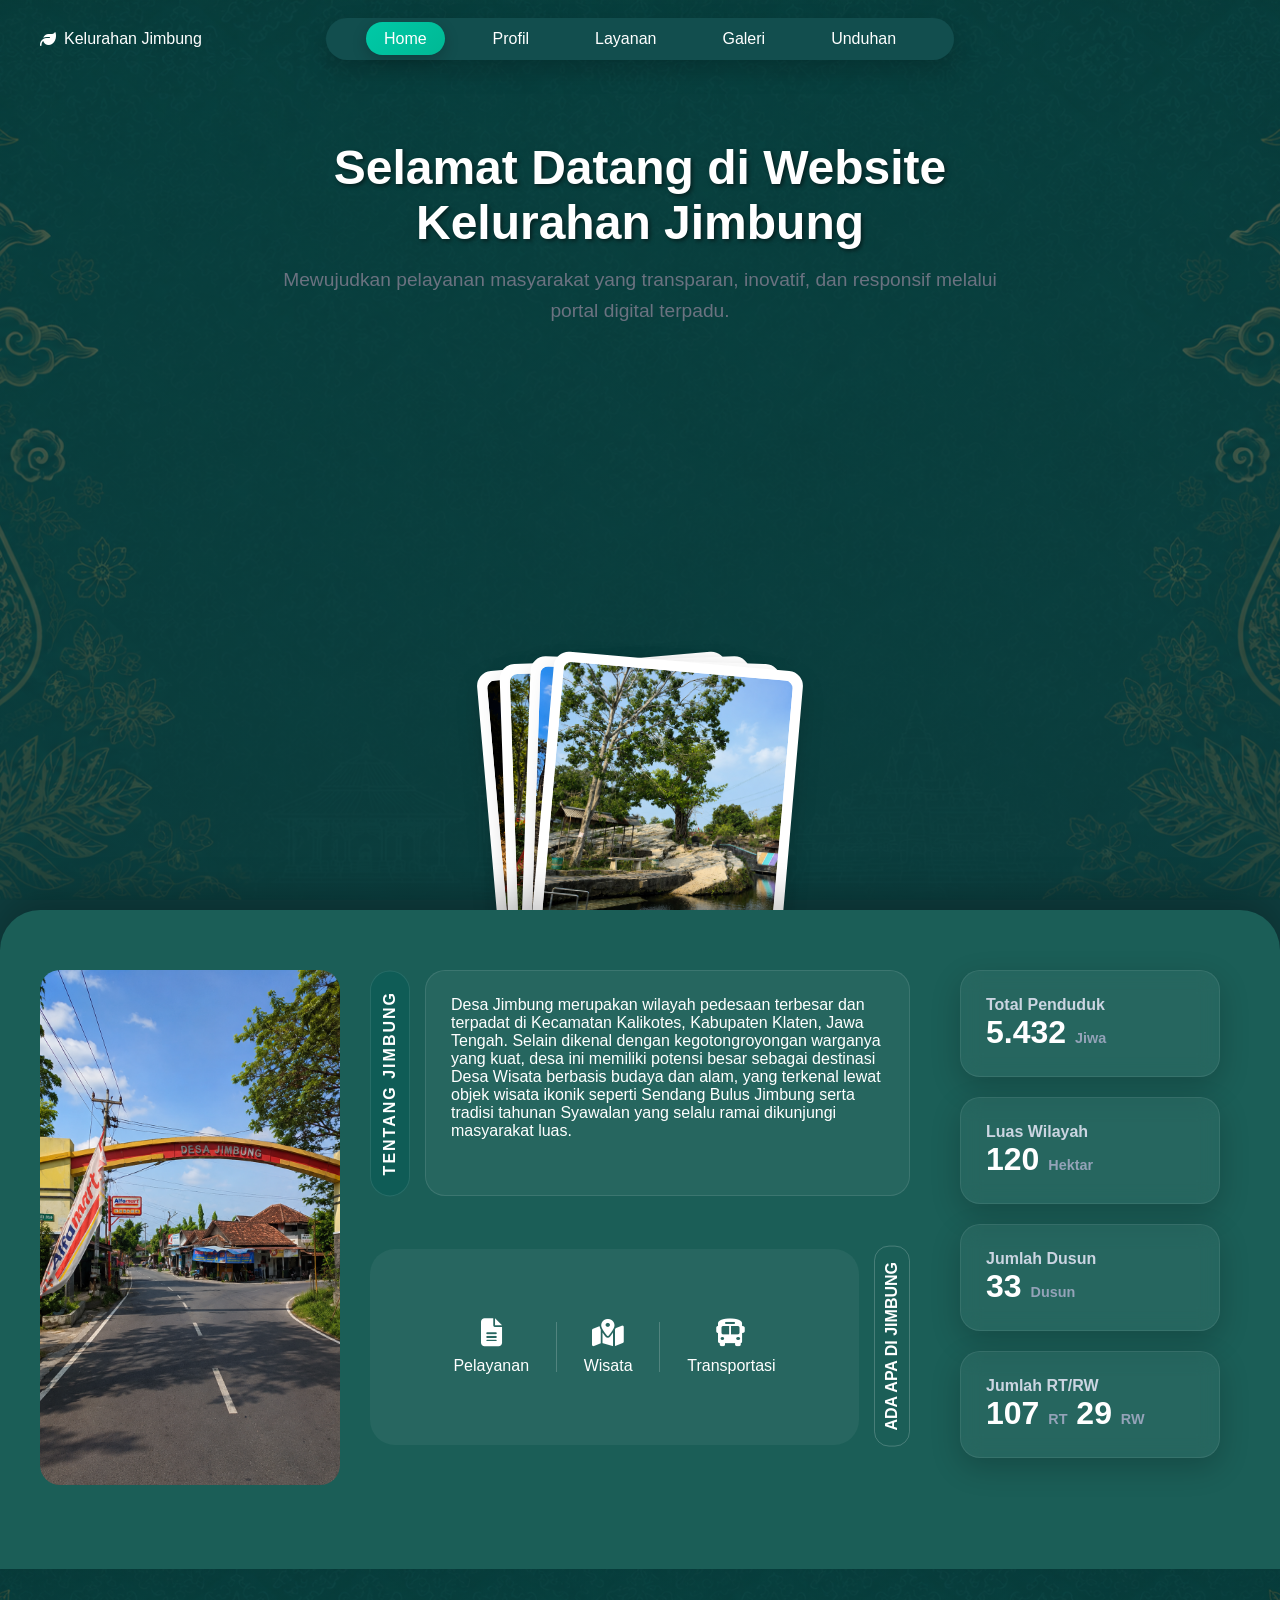
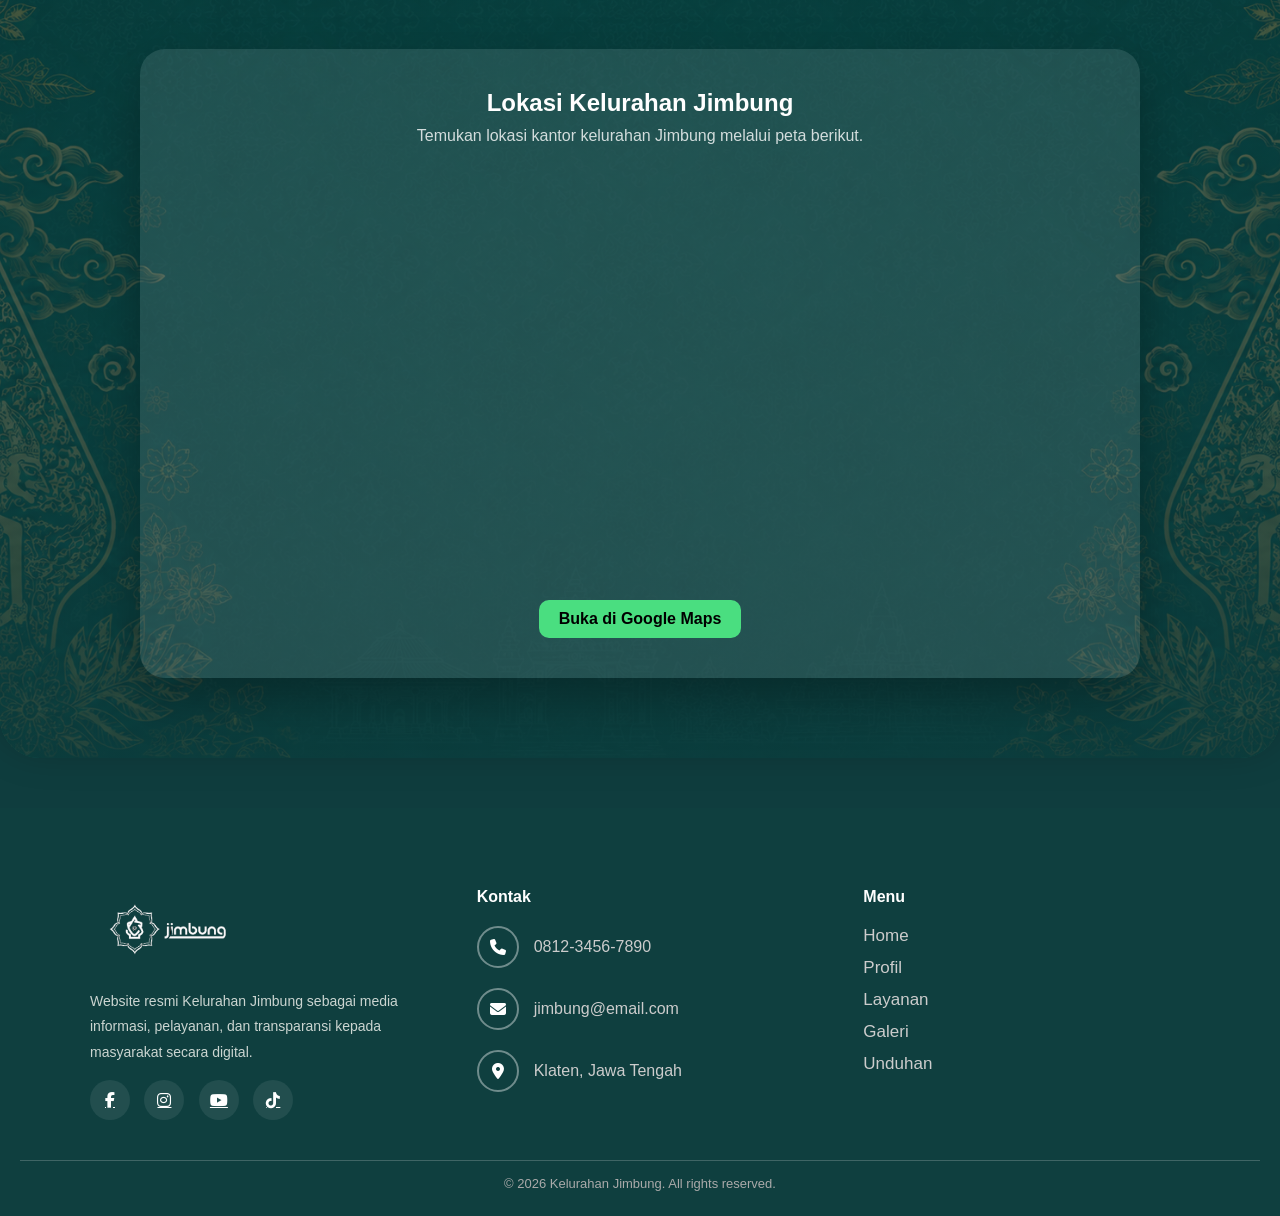
<file: index.html>
<!DOCTYPE html>
<html lang="id">

<head>
    <meta charset="UTF-8">
    <meta name="viewport" content="width=device-width, initial-scale=1.0">
    <title>Kelurahan Jimbung</title>
    <link rel="stylesheet" href="https://cdnjs.cloudflare.com/ajax/libs/font-awesome/6.4.0/css/all.min.css">
    <link rel="stylesheet" href="style.css">
</head>

<body>

    <header class="navbar-wrapper">
        <div class="nav-left">
            <a href="index.html" class="nav-brand">
                <i class="fa-solid fa-leaf"></i> Kelurahan Jimbung
            </a>
        </div>

        <!-- Hamburger Mobile -->
    <div class="nav-toggle" id="navToggle">
    <i class="fa-solid fa-bars"></i>
</div>

<nav class="nav-pill-center" id="navbarMenu">
    <ul class="nav-links">
        <li><a href="index.html" class="active">Home</a></li>
        <li><a href="profil.html">Profil</a></li>
        <li><a href="#" onclick="alert('Fitur layanan masih dalam pengembangan')">Layanan</a></li>
        <li><a href="galeri.html">Galeri</a></li>
        <li><a href="unduhan.html">Unduhan</a></li>
    </ul>
</nav>

        <div class="nav-right">
                
        </div>
    </header>

    <header class="hero" id="home">
        <div class="hero-content">
            <h1>Selamat Datang di Website Kelurahan Jimbung</h1>
            <p>Mewujudkan pelayanan masyarakat yang transparan, inovatif, dan responsif melalui portal digital terpadu.
            </p>

            <div class="hero-gallery-container">
                <div class="gallery-polaroid card-1"><img src="assets/gambar/card1.jpg" alt="Foto 1"></div>
                <div class="gallery-polaroid card-2"><img src="assets/gambar/card2.jpg" alt="Foto 2"></div>

                <div class="gallery-polaroid card-3"><img src="assets/gambar/card3.jpg" alt="Foto 3"></div>
                <div class="gallery-polaroid card-4"><img src="assets/gambar/card4.jpg" alt="Foto 4"></div>
            </div>
        </div>
    </header>

    <main class="main-content">
        <div class="content-wrapper"> <!-- TAMBAHAN -->
            <div class="info-grid">

                <!-- KIRI -->
                <div class="left-section">
                    <img src="assets/gambar/info.jpg" class="main-image">
                </div>

                <!-- TENGAH -->
                <div class="middle-section">

                    <div class="about-wrapper">
                        <div class="about-badge">TENTANG JIMBUNG</div>

                        <div class="about-content">
                            <p>Desa Jimbung merupakan wilayah pedesaan terbesar dan terpadat di Kecamatan Kalikotes,
                                Kabupaten Klaten, Jawa Tengah. Selain dikenal dengan kegotongroyongan warganya yang
                                kuat, desa ini memiliki potensi besar sebagai destinasi Desa Wisata berbasis budaya dan
                                alam,
                                yang terkenal lewat objek wisata ikonik seperti Sendang Bulus Jimbung serta tradisi
                                tahunan Syawalan yang selalu ramai dikunjungi masyarakat luas.</p>
                        </div>
                    </div>

                    <div class="jimbung-section">
                        <div class="jimbung-card">

                            <div class="jimbung-item">
                                <i class="fa-solid fa-file-lines"></i>
                                <p>Pelayanan</p>
                            </div>

                            <div class="divider"></div>

                            <div class="jimbung-item">
                                <i class="fa-solid fa-map-location-dot"></i>
                                <p>Wisata</p>
                            </div>

                            <div class="divider"></div>

                            <div class="jimbung-item">
                                <i class="fa-solid fa-bus"></i>
                                <p>Transportasi</p>
                            </div>

                        </div>

                        <div class="side-label">
                            ADA APA DI JIMBUNG
                        </div>
                    </div>

                </div>

                <!-- KANAN (PINDAH KE SINI) -->
                <div class="stats-container">

                    <div class="info-card stat-card">
                        <p>Total Penduduk</p>
                        <h2>5.432 <span>Jiwa</span></h2>
                    </div>

                    <div class="info-card stat-card">
                        <p>Luas Wilayah</p>
                        <h2>120 <span>Hektar</span></h2>
                    </div>

                    <div class="info-card stat-card">
                        <p>Jumlah Dusun</p>
                        <h2>33 <span>Dusun</span></h2>
                    </div>

                    <div class="info-card stat-card">
                        <p>Jumlah RT/RW</p>
                        <h2>107 <span>RT</span> 29 <span>RW</span></h2>
                    </div>

                </div> <!-- info-grid TUTUP DI SINI -->
            </div> <!-- content-wrapper -->
        </div>

        <!-- PINDAH MAP KE LUAR -->
        <section class="map-section">
            <div class="map-wrapper">

                <h2>Lokasi Kelurahan Jimbung</h2>
                <p>Temukan lokasi kantor kelurahan Jimbung melalui peta berikut.</p>

                <div class="map-container">
                    <iframe src="https://www.google.com/maps?q=Jimbung,Klaten&output=embed" allowfullscreen=""
                        loading="lazy">
                    </iframe>
                </div>

                <a href="https://www.google.com/maps?q=Jimbung,Klaten" target="_blank" class="map-btn">
                    Buka di Google Maps
                </a>

            </div>
        </section>
    </main>

    <footer class="footer">

    <div class="footer-container">

        <!-- KIRI -->
        <div class="footer-left">
            <img src="assets/gambar/logo-jimbung.png" class="footer-logo">

            <p class="footer-desc">
                Website resmi Kelurahan Jimbung sebagai media informasi, pelayanan,
                dan transparansi kepada masyarakat secara digital.
            </p>

            <div class="footer-social">
    <a href="https://www.facebook.com/pages/Kelurahan-Desa-Jimbung/654755591392489" target="_blank">
        <i class="fab fa-facebook-f"></i>
    </a>

    <a href="https://www.instagram.com/desajimbung/" target="_blank">
        <i class="fab fa-instagram"></i>
    </a>

    <a href="https://www.youtube.com/@visitdesajimbung2741" target="_blank">
        <i class="fab fa-youtube"></i>
    </a>

    <a href="https://www.tiktok.com/tag/jimbung" target="_blank">
        <i class="fab fa-tiktok"></i>
    </a>
</div>
        </div>

        <!-- TENGAH (KONTAK) -->
        <div class="footer-center">
            <h4>Kontak</h4>

            <div class="footer-contact">

                <div class="contact-item">
                    <i class="fas fa-phone"></i>
                    <p>0812-3456-7890</p>
                </div>

                <div class="contact-item">
                    <i class="fas fa-envelope"></i>
                    <p>jimbung@email.com</p>
                </div>

                <div class="contact-item">
                    <i class="fas fa-map-marker-alt"></i>
                    <p>Klaten, Jawa Tengah</p>
                </div>

            </div>
        </div>

        <!-- KANAN (MENU) -->
        <div class="footer-right">
            <h4>Menu</h4>
            <ul>
                <li><a href="index.html" class="active">Home</a></li>
                <li><a href="profil.html">Profil</a></li>
                <li><a href="#" onclick="alert('Fitur layanan masih dalam pengembangan')">Layanan</a></li>
                <li><a href="galeri.html">Galeri</a></li>
                <li><a href="unduhan.html">Unduhan</a></li>
            </ul>
        </div>

    </div>

    <div class="footer-bottom">
        <p>© 2026 Kelurahan Jimbung. All rights reserved.</p>
    </div>

</footer>

    <script src="javascript.js"></script>
</body>

</html>
</file>
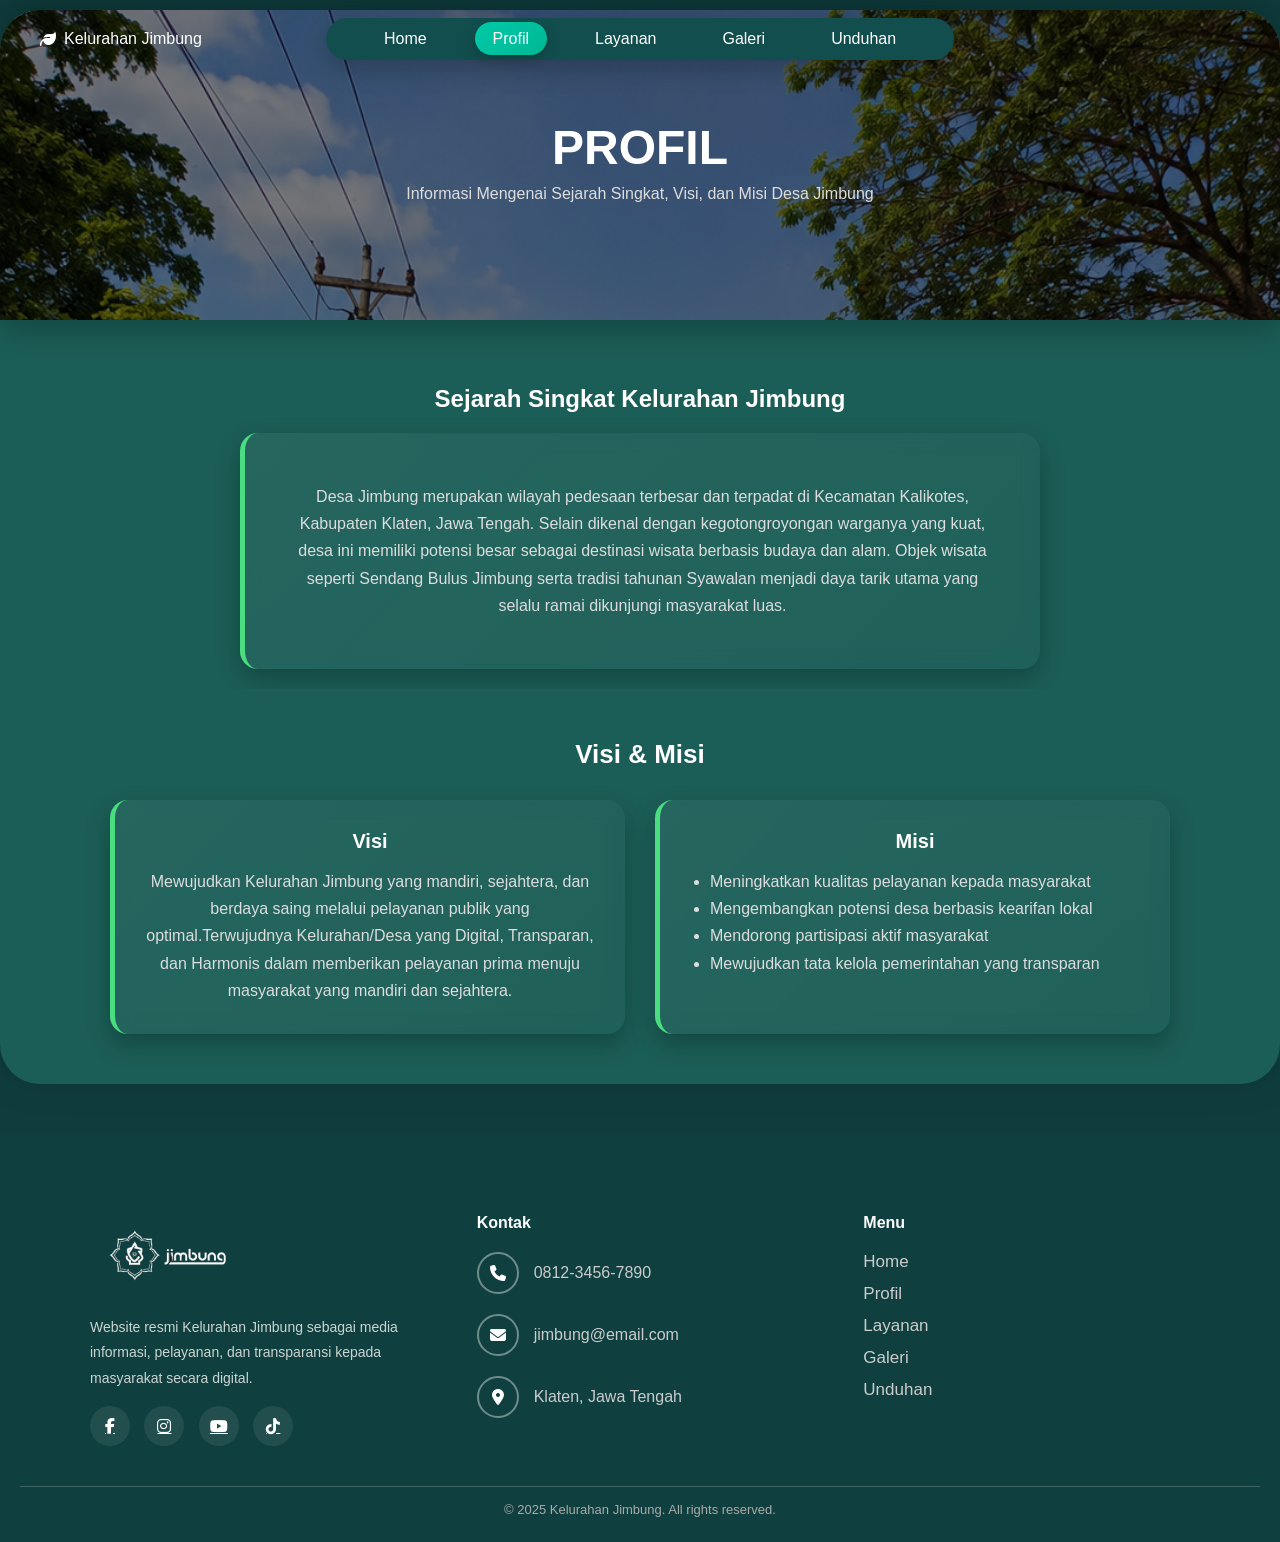
<file: profil.html>
<!DOCTYPE html>
<html lang="id">

<head>
    <meta charset="UTF-8">
    <meta name="viewport" content="width=device-width, initial-scale=1.0">
    <title>Profil - Kelurahan Jimbung</title>

    <!-- ICON -->
    <link rel="stylesheet" href="https://cdnjs.cloudflare.com/ajax/libs/font-awesome/6.4.0/css/all.min.css">

    <!-- CSS UTAMA -->
    <link rel="stylesheet" href="style.css">
</head>

<body>

    <!-- NAVBAR -->
    <header class="navbar-wrapper">
        <div class="nav-left">
            <a href="index.html" class="nav-brand">
                <i class="fa-solid fa-leaf"></i> Kelurahan Jimbung
            </a>
        </div>

        <!-- Hamburger Mobile -->
    <div class="nav-toggle" id="navToggle">
    <i class="fa-solid fa-bars"></i>
</div>

<nav class="nav-pill-center" id="navbarMenu">
    <ul class="nav-links">
        <li><a href="index.html">Home</a></li>
        <li><a href="profil.html"class="active">Profil</a></li>
        <li><a href="#" onclick="alert('Fitur layanan masih dalam pengembangan')">Layanan</a></li>
        <li><a href="galeri.html">Galeri</a></li>
        <li><a href="unduhan.html">Unduhan</a></li>
    </ul>
</nav>

        <div class="nav-right">
                
        </div>
    </header>

    <!-- MAIN -->
    <main class="main-content">

        <section class="profil-hero">
            <img src="assets/gambar/info.jpg" class="hero-bg">

            <div class="overlay"></div>

            <h1>PROFIL</h1>
            <p>Informasi Mengenai Sejarah Singkat, Visi, dan Misi Desa Jimbung</p>
        </section>

        <!-- TENTANG -->
        <section class="profil-section">
            <h2>Sejarah Singkat Kelurahan Jimbung</h2>
            <div class="sejarah-card">
                <p>
                    Desa Jimbung merupakan wilayah pedesaan terbesar dan terpadat di Kecamatan Kalikotes, Kabupaten
                    Klaten, Jawa Tengah. Selain dikenal dengan kegotongroyongan warganya yang kuat, desa ini memiliki
                    potensi besar sebagai destinasi wisata berbasis budaya dan alam. Objek wisata seperti Sendang Bulus
                    Jimbung serta tradisi tahunan Syawalan menjadi daya tarik utama yang selalu ramai dikunjungi
                    masyarakat luas.
                </p>
            </div>
        </section>

        <!-- VISI MISI -->
        <section class="visi-misi">
            <h2>Visi & Misi</h2>

            <div class="visi-misi-container">

                <!-- VISI -->
                <div class="visi">
                    <h3>Visi</h3>
                    <p>
                        Mewujudkan Kelurahan Jimbung yang mandiri, sejahtera,
                        dan berdaya saing melalui pelayanan publik yang optimal.Terwujudnya Kelurahan/Desa yang Digital, Transparan,
                        dan Harmonis dalam memberikan pelayanan prima menuju masyarakat yang mandiri dan sejahtera.
                    </p>
                </div>

                <!-- MISI -->
                <div class="misi">
                    <h3>Misi</h3>
                    <ul>
                        <li>Meningkatkan kualitas pelayanan kepada masyarakat</li>
                        <li>Mengembangkan potensi desa berbasis kearifan lokal</li>
                        <li>Mendorong partisipasi aktif masyarakat</li>
                        <li>Mewujudkan tata kelola pemerintahan yang transparan</li>
                    </ul>
                </div>

            </div>
        </section>

    </main>

    <!-- FOOTER -->
    <footer class="footer">

    <div class="footer-container">

        <!-- KIRI -->
        <div class="footer-left">
            <img src="assets/gambar/logo-jimbung.png" class="footer-logo">

            <p class="footer-desc">
                Website resmi Kelurahan Jimbung sebagai media informasi, pelayanan,
                dan transparansi kepada masyarakat secara digital.
            </p>

            <div class="footer-social">
    <a href="https://www.facebook.com/pages/Kelurahan-Desa-Jimbung/654755591392489" target="_blank">
        <i class="fab fa-facebook-f"></i>
    </a>

    <a href="https://www.instagram.com/desajimbung/" target="_blank">
        <i class="fab fa-instagram"></i>
    </a>

    <a href="https://www.youtube.com/@visitdesajimbung2741" target="_blank">
        <i class="fab fa-youtube"></i>
    </a>

    <a href="https://www.tiktok.com/tag/jimbung" target="_blank">
        <i class="fab fa-tiktok"></i>
    </a>
</div>
        </div>

        <!-- TENGAH (KONTAK) -->
        <div class="footer-center">
            <h4>Kontak</h4>

            <div class="footer-contact">

                <div class="contact-item">
                    <i class="fas fa-phone"></i>
                    <p>0812-3456-7890</p>
                </div>

                <div class="contact-item">
                    <i class="fas fa-envelope"></i>
                    <p>jimbung@email.com</p>
                </div>

                <div class="contact-item">
                    <i class="fas fa-map-marker-alt"></i>
                    <p>Klaten, Jawa Tengah</p>
                </div>

            </div>
        </div>

        <!-- KANAN (MENU) -->
        <div class="footer-right">
            <h4>Menu</h4>
            <ul>
                <li><a href="index.html" class="active">Home</a></li>
                <li><a href="profil.html">Profil</a></li>
                <li><a href="#" onclick="alert('Fitur layanan masih dalam pengembangan')">Layanan</a></li>
                <li><a href="galeri.html">Galeri</a></li>
                <li><a href="unduhan.html">Unduhan</a></li>
            </ul>
        </div>

    </div>

    <div class="footer-bottom">
        <p>© 2025 Kelurahan Jimbung. All rights reserved.</p>
    </div>

</footer>

    <script src="javascript.js"></script>
</body>

</html>
</file>
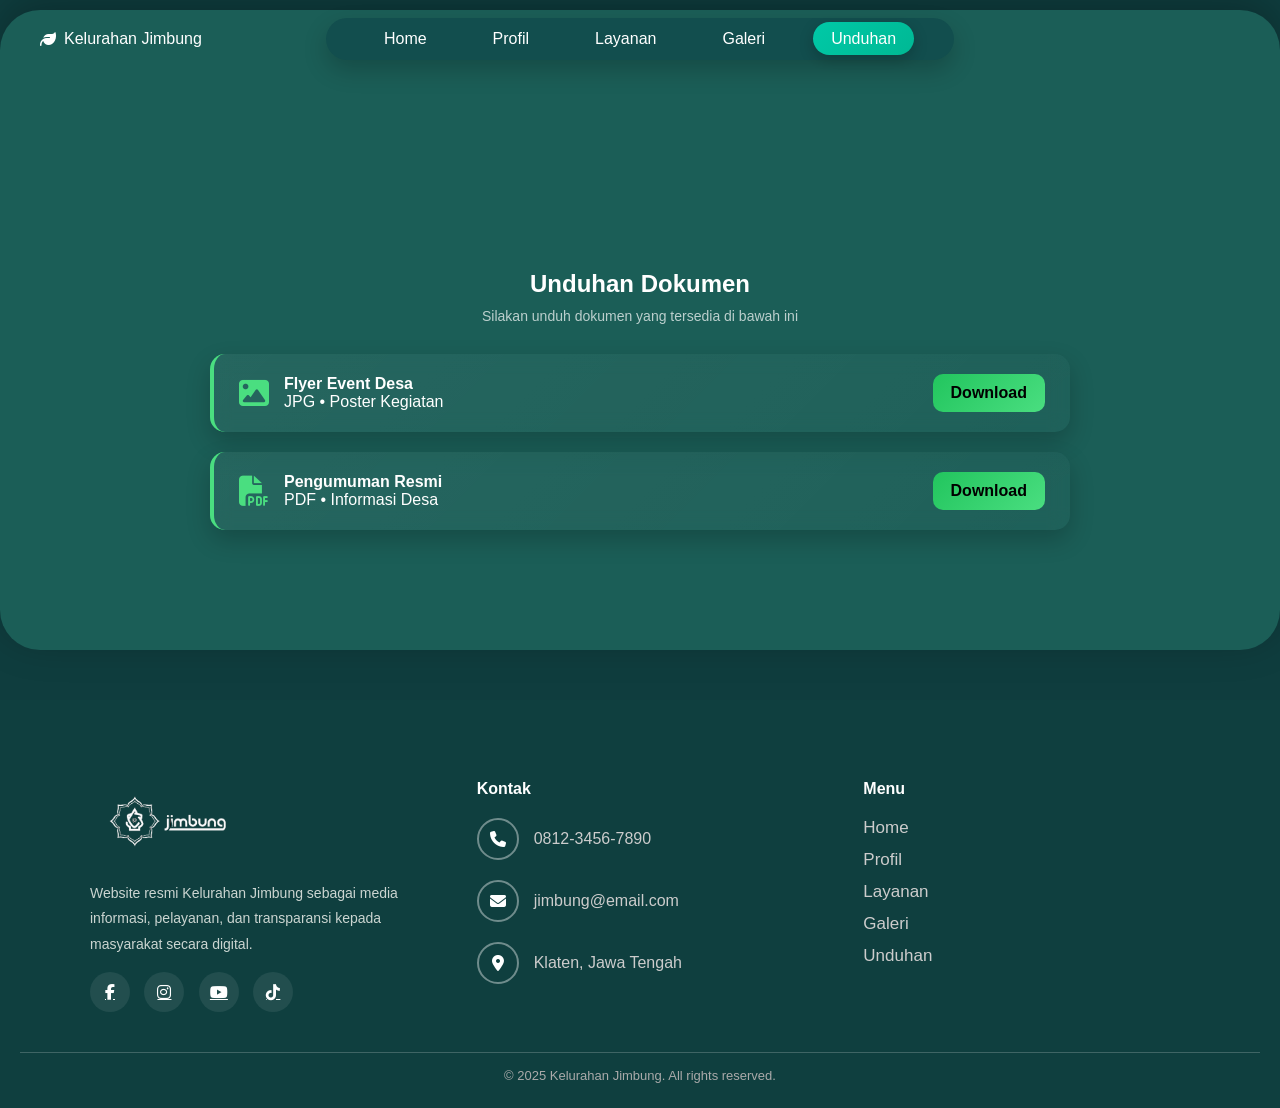
<file: unduhan.html>
<!DOCTYPE html>
<html lang="id">

<head>
    <meta charset="UTF-8">
    <meta name="viewport" content="width=device-width, initial-scale=1.0">
    <title>Unduhan - Kelurahan Jimbung</title>

    <link rel="stylesheet" href="https://cdnjs.cloudflare.com/ajax/libs/font-awesome/6.4.0/css/all.min.css">
    <link rel="stylesheet" href="style.css">
</head>

<body>

<!-- NAVBAR -->
<header class="navbar-wrapper">
        <div class="nav-left">
            <a href="index.html" class="nav-brand">
                <i class="fa-solid fa-leaf"></i> Kelurahan Jimbung
            </a>
        </div>

        <!-- Hamburger Mobile -->
    <div class="nav-toggle" id="navToggle">
    <i class="fa-solid fa-bars"></i>
</div>

<nav class="nav-pill-center" id="navbarMenu">
    <ul class="nav-links">
        <li><a href="index.html">Home</a></li>
        <li><a href="profil.html">Profil</a></li>
        <li><a href="#" onclick="alert('Fitur layanan masih dalam pengembangan')">Layanan</a></li>
        <li><a href="galeri.html">Galeri</a></li>
        <li><a href="unduhan.html" class="active">Unduhan</a></li>
    </ul>
</nav>

        <div class="nav-right">
                
        </div>
    </header>

<!-- MAIN -->
<main class="main-content">

    <section class="download-section">
        <h2>Unduhan Dokumen</h2>
        <p class="download-desc">
                    Silakan unduh dokumen yang tersedia di bawah ini
                </p>

        <div class="download-list">

            <!-- FLYER -->
            <div class="download-card">
                <div class="file-info">
                    <i class="fa-solid fa-image"></i>
                    <div>
                        <h4>Flyer Event Desa</h4>
                        <p>JPG • Poster Kegiatan</p>
                    </div>
                </div>

                <a href="assets/gambar/potensi.jpg" download="flyer-event.jpg" class="download-btn">
                    Download
                </a>
            </div>

            <!-- PDF -->
            <div class="download-card">
                <div class="file-info">
                    <i class="fa-solid fa-file-pdf"></i>
                    <div>
                        <h4>Pengumuman Resmi</h4>
                        <p>PDF • Informasi Desa</p>
                    </div>
                </div>

                <a href="assets/surat/pengumuman.pdf" download="pengumuman-jimbung.pdf" class="download-btn">
                    Download
                </a>
                
            </div>

        </div>
    </section>

</main>

<!-- FOOTER -->
<footer class="footer">

    <div class="footer-container">

        <!-- KIRI -->
        <div class="footer-left">
            <img src="assets/gambar/logo-jimbung.png" class="footer-logo">

            <p class="footer-desc">
                Website resmi Kelurahan Jimbung sebagai media informasi, pelayanan,
                dan transparansi kepada masyarakat secara digital.
            </p>

            <div class="footer-social">
    <a href="https://www.facebook.com/pages/Kelurahan-Desa-Jimbung/654755591392489" target="_blank">
        <i class="fab fa-facebook-f"></i>
    </a>

    <a href="https://www.instagram.com/desajimbung/" target="_blank">
        <i class="fab fa-instagram"></i>
    </a>

    <a href="https://www.youtube.com/@visitdesajimbung2741" target="_blank">
        <i class="fab fa-youtube"></i>
    </a>

    <a href="https://www.tiktok.com/tag/jimbung" target="_blank">
        <i class="fab fa-tiktok"></i>
    </a>
</div>
        </div>

        <!-- TENGAH (KONTAK) -->
        <div class="footer-center">
            <h4>Kontak</h4>

            <div class="footer-contact">

                <div class="contact-item">
                    <i class="fas fa-phone"></i>
                    <p>0812-3456-7890</p>
                </div>

                <div class="contact-item">
                    <i class="fas fa-envelope"></i>
                    <p>jimbung@email.com</p>
                </div>

                <div class="contact-item">
                    <i class="fas fa-map-marker-alt"></i>
                    <p>Klaten, Jawa Tengah</p>
                </div>

            </div>
        </div>

        <!-- KANAN (MENU) -->
        <div class="footer-right">
            <h4>Menu</h4>
            <ul>
                <li><a href="index.html" class="active">Home</a></li>
                <li><a href="profil.html">Profil</a></li>
                <li><a href="#" onclick="alert('Fitur layanan masih dalam pengembangan')">Layanan</a></li>
                <li><a href="galeri.html">Galeri</a></li>
                <li><a href="unduhan.html">Unduhan</a></li>
            </ul>
        </div>

    </div>

    <div class="footer-bottom">
        <p>© 2025 Kelurahan Jimbung. All rights reserved.</p>
    </div>

</footer>
    <script src="javascript.js"></script>
</body>
</html>
</file>
<file: style.css>
/* --- 1. SETUP & VARIABEL TEMA --- */
:root {
    --bg-main: #f5fdf9;
    --bg-card: #ffffff;
    --text-main: #ffffff;
    --primary-dark: #0f3d3e;
    --primary-light: #155556;
    --text-light: #ffffff;
    --text-muted: #6b7280;
    --search-bg: #dcb38a;
    --search-text: #4a3f35;
}

* {
    margin: 0;
    padding: 0;
    box-sizing: border-box;
    font-family: 'Segoe UI', Tahoma, Geneva, Verdana, sans-serif;
}

body {
    background-color: #0f3d3e;
    color: #ffffff;
}

/* --- 2. NAVBAR (Pill Shape / Mengambang) --- */
/* Container Utama */
.navbar-wrapper {
    position: fixed;
    top: 18px;
    left: 0;
    width: 100%;
    padding: 0 40px;
    display: flex;
    justify-content: space-between; /* Mendorong elemen ke kiri, tengah, kanan */
    align-items: center;
    z-index: 1000;
    transition: transform 0.3s ease;
    will-change: transform;
}

/* kondisi disembunyikan */
.navbar-hide {
    transform: translateY(-150%);
}

/* Wadah Lonjong Menu */
.nav-pill-center {
    background-color: #124e4e;
    padding: 12px 40px;
    border-radius: 50px;
    box-shadow: 0 10px 25px rgba(0, 0, 0, 0.2);
    display: flex;
    justify-content: center; /* Memastikan isi di dalam pil ke tengah */
}

/* Navigasi Link */
.nav-links {
    display: flex;
    gap: 30px;
    list-style: none;
    margin: 0;
    padding: 0;
    justify-content: center; /* Memastikan teks link ke tengah */
}

.nav-links a {
    text-decoration: none;
    color: #fff;
    font-weight: 500;
    white-space: nowrap;

    padding: 8px 18px; /* 🔥 bikin bentuk pill */
    border-radius: 999px; /* 🔥 lonjong */

    transition: all 0.3s ease;
}

.nav-links a::after {
    content: '';
    position: absolute;
    width: 0; /* Lebar awal 0 agar tidak terlihat */
    height: 2.5px; /* Ketebalan garis */
    bottom: 0;
    background-color: #4ade80; /* Warna hijau terang untuk garis */
    border-radius: 5px; /* Ujung garis agak membulat */
    transition: all 0.3s ease-in-out; /* Kecepatan animasi mulus */
    transform: translateX(-50%); /* Memastikan garis melebar dari titik tengah */
}

.nav-links a:hover {
    background: rgba(255,255,255,0.1);
    backdrop-filter: blur(10px);
    color: #4ade80;
}

.nav-links a.active {
    background: linear-gradient(135deg, #00c9a7, #00b894);
    color: #fff;
    box-shadow: 0 5px 15px rgba(0,0,0,0.2);
}

/* Mengatur ukuran area sisi kiri dan kanan agar seimbang */
.nav-left, .nav-right {
    flex: 1; /* Memberikan porsi ruang yang sama */
}

.nav-right {
    display: flex;
    justify-content: flex-end; /* Tombol ke paling kanan */
}

/* Logo di kiri */
.nav-brand {
    text-decoration: none;
    color: inherit;
    display: flex;
    align-items: center;
    gap: 8px;
}

.nav-brand:hover {
    opacity: 0.8;
}



/* Tombol tema di kanan */
.theme-btn {
    background: none;
    border: none;
    color: #fff;
    font-size: 1.4rem;
    cursor: pointer;
    background-color: #124e4e; /* Opsional: beri latar sama dengan menu jika ingin terlihat seperti tombol */
    width: 45px;
    height: 45px;
    border-radius: 50%;
    box-shadow: 0 4px 10px rgba(0,0,0,0.2);
}

.theme-btn i {
    transition: opacity 0.3s ease, transform 0.3s ease;
}

/* efek pas hover (opsional) */
.theme-btn:hover i {
    transform: scale(1.1);
}

/* --- 3. HERO SECTION (Background) --- */
.hero {
    position: relative;
    z-index: 1;
    width: 100%;
    min-height: 100vh; 
    display: flex;
    justify-content: center;
    align-items: flex-start;
    
    /* UBAH PADDING INI: Dibesarkan agar teks "Selamat Datang" tidak tertutup navbar */
    padding-top: 140px; 
    
    /* Ganti 'header.jpg' dengan nama gambarmu */
    background-image: 
        linear-gradient(rgba(15, 61, 62, 0.4), rgba(15, 61, 62, 0.7)),
        url('assets/gambar/header1.jpg'); 
        
    background-size: cover;
    background-position: center;
    background-repeat: no-repeat;
    text-align: center;
}

.hero-content {
    max-width: 800px;
    padding: 0 20px;
    z-index: 2;
}

.hero h1 {
    font-size: 3rem;
    font-weight: 800;
    margin-bottom: 15px;
    text-shadow: 2px 2px 4px rgba(0,0,0,0.5);
}

.hero p {
    font-size: 1.2rem;
    color: var(--text-muted);
    margin-bottom: 40px;
    line-height: 1.6;
}

/* ========================================================
   FINAL CODE: TUMPUKAN KARTU POLAROID (PASTILAH DI TENGAH)
   ======================================================== */
.hero-gallery-container {
    position: absolute;
    bottom: -100px; /* Jarak turun menembus batas hijau */
    left: 50%;
    transform: translateX(-50%); /* Mengunci container tepat di tengah layar */
    display: flex;
    justify-content: center;
    align-items: center;
    width: 100%;
    height: 350px; 
    z-index: 20; 
}

.gallery-polaroid {
    position: absolute;
    bottom: 0;
    left: 50%; /* Titik jangkar dimulai tepat dari tengah-tengah container */
    
    /* Ukuran kartu besar */
    width: 250px;
    height: 340px;
    background-color: #ffffff;
    padding: 10px 10px 40px 10px;
    border-radius: 15px;
    box-shadow: 0 10px 25px rgba(0,0,0,0.15);
    
    /* Deklarasi Variabel Default untuk Animasi */
    --x-offset: 0px;
    --y-offset: 0px;
    --rotate: 0deg;
    --scale: 1;
    
    /* Menggabungkan -50% (untuk centering) dengan variabel pergeseran */
    transform: translateX(calc(-50% + var(--x-offset))) translateY(var(--y-offset)) rotate(var(--rotate)) scale(var(--scale));
    transform-origin: bottom center;
    transition: transform 0.5s cubic-bezier(0.25, 1, 0.5, 1), box-shadow 0.5s ease;
    cursor: pointer;
}

.gallery-polaroid img {
    width: 100%;
    height: 100%;
    object-fit: cover;
    border-radius: 8px;
}

/* --- KONDISI AWAL: SEMUA KARTU RAPI DI TENGAH (Masing-masing diberi offset tipis agar natural) --- */
.card-1 { --x-offset: -10px; --rotate: -5deg; z-index: 1; }
.card-2 { --x-offset: -4px;  --rotate: -2deg; z-index: 2; }
.card-3 { --x-offset: 4px;   --rotate: 2deg;  z-index: 3; }
.card-4 { --x-offset: 10px;  --rotate: 5deg;  z-index: 4; }

/* --- KONDISI KETIKA CONTAINER DISOROT (MEKAR SEIMBANG KIRI & KANAN) --- */
.hero-gallery-container:has(.gallery-polaroid:hover) .gallery-polaroid {
    --y-offset: -15px;
}

.hero-gallery-container:has(.gallery-polaroid:hover) .card-1 {
    --x-offset: -330px;
    --rotate: -12deg;
}

.hero-gallery-container:has(.gallery-polaroid:hover) .card-2 {
    --x-offset: -110px;
    --rotate: -5deg;
}

.hero-gallery-container:has(.gallery-polaroid:hover) .card-3 {
    --x-offset: 110px;
    --rotate: 5deg;
}

.hero-gallery-container:has(.gallery-polaroid:hover) .card-4 {
    --x-offset: 330px;
    --rotate: 12deg;
}

/* --- EFEK HOVER INDIVIDUAL: SAAT SATU KARTU SPESIFIK DISOROT MOUSE --- */
.gallery-polaroid:hover {
    --y-offset: -50px !important; /* Naik lebih tinggi melewati kartu lain */
    --scale: 1.12 !important;     /* Ukuran membesar sedikit */
    --rotate: 0deg !important;    /* Posisi menjadi tegak lurus sempurna */
    z-index: 100 !important;      /* Maju ke urutan paling depan dari semua kartu */
    box-shadow: 0 25px 50px rgba(0,0,0,0.4); /* Bayangan lebih dramatis */
}

/* =========================================
   MAIN CONTENT (FIX FINAL)
   ========================================= */

.main-content {
    background-color: #1b5e57; /* warna hijau lu sekarang */

    /* 🔥 bikin melengkung di atas */
    border-top-left-radius: 40px;
    border-top-right-radius: 40px;
    border-bottom-left-radius: 40px;
    border-bottom-right-radius: 40px;

    /* 🔥 biar naik ke atas nutup hero */
    margin-top: 10px;

    /* 🔥 kasih bayangan */
    box-shadow: 0 -10px 40px rgba(0, 0, 0, 0.25);

    /* biar isi ga nempel pinggir */
    padding-top: 140px;

    position: relative;
    z-index: 10;
    overflow: hidden;
}

.content-wrapper {
    max-width: 1200px;
    margin: 0 auto;
    margin-bottom: 80px;
    margin-top: -80px;
}

.container {
    max-width: 1000px;
    margin: 0 auto;
}

.info-grid {
    display: grid;
    grid-template-columns: 300px 1fr 300px; /* kiri - tengah - kanan */
    gap: 30px;
    align-items: start; /* ⬅️ penting biar gak turun */
}

/* Desain Kartu Informasi & Statistik */
.info-card {
    background: rgba(255,255,255,0.05);
    border: 1px solid rgba(255,255,255,0.08);
    box-shadow: 0 10px 30px rgba(0,0,0,0.2);
    border-radius: 20px;
    padding: 25px;
    backdrop-filter: blur(10px);
    color: #fff;
}

/* =====================
   BAGIAN KIRI (GAMBAR)
===================== */

.left-section img {
    width: 100%;
    height: 515px;
    border-radius: 20px;
    object-fit: cover;
}

/* =====================
   BAGIAN TENGAH
===================== */
.middle-section {
    display: flex;
    flex-direction: column;
    gap: 20px;
}


/* WRAPPER TENTANG */
.about-wrapper {
    display: flex;
    align-items: stretch;
    gap: 15px;
}

/* BADGE VERTIKAL */
.about-badge {
    background: #0f5c56;
    color: white;
    padding: 20px 10px;
    border-radius: 20px;
    writing-mode: vertical-rl;
    transform: rotate(180deg);
    font-weight: 700;
    letter-spacing: 2px;
    border: 1px solid rgba(255,255,255,0.1);
}

/* ISI TENTANG */
.about-content {
    flex: 1;
    background: rgba(255,255,255,0.05);
    border-radius: 20px;
    padding: 25px;
    border: 1px solid rgba(255,255,255,0.1);
}

/* WRAPPER */
.jimbung-section {
    display: flex;
    align-items: center;
    margin-top: 30px;
    gap: 15px;
}

/* CARD BESAR */
.jimbung-card {
    flex: 1;
    background: rgba(255,255,255,0.05);
    border-radius: 25px;
    padding: 70px;
    display: flex;
    justify-content: space-around;
    align-items: center;
}

/* ITEM */
.jimbung-item {
    text-align: center;
    color: white;
}

.jimbung-item i {
    font-size: 28px;
    margin-bottom: 10px;
}

/* GARIS PEMISAH */
.divider {
    width: 1px;
    height: 50px;
    background: rgba(255,255,255,0.2);
}

/* LABEL SAMPING */
.side-label {
    writing-mode: vertical-rl;
    transform: rotate(180deg);
    background: transparent;
    border: 1px solid rgba(255,255,255,0.2);
    padding: 15px 8px;
    border-radius: 15px;
    font-weight: 600;
}

/* =====================
   FEATURE CARD
===================== */
.feature-card {
    background: #124e4e;
    border-radius: 20px;
    padding: 30px;
    display: flex;
    justify-content: space-around;
    color: #fff;
}

.feature-item {
    text-align: center;
    font-weight: 500;
}

/* =====================
   BAGIAN KANAN (STATS)
===================== */
.stats-container {
    display: flex;
    flex-direction: column;
    gap: 20px;
    align-items: center; /* ⬅️ INI KUNCI */
}

.stat-card {
    position: relative;
    width: 100%;
    max-width: 260px;

}

.stat-card p {
    color: #cbd5e1;
    font-weight: 600;
}

.stat-card h2 {
    font-size: 2rem;
    font-weight: 800;
    color: #ffffff;
}

.stat-card span {
    font-size: 0.9rem;
    color: #94a3b8;
}

/* ICON (KANAN) */
.stat-card i {
    position: absolute;
    right: 20px;
    top: 50%;
    transform: translateY(-50%);
    font-size: 2rem;
    opacity: 0.2;
}
/* =====================
   BAGIAN MAP
===================== */

.map-section {
    padding: 80px 20px;
    display: flex;
    justify-content: center;

    /* Ganti 'header.jpg' dengan nama gambarmu */
    background-image: 
        linear-gradient(rgba(15, 61, 62, 0.4), rgba(15, 61, 62, 0.7)),
        url('assets/gambar/header1.jpg'); 

    background-size: cover;
    background-position: center;
}

.map-wrapper {
    max-width: 1000px;
    width: 100%;
    text-align: center;

    background: rgba(255,255,255,0.1);
    padding: 40px;
    border-radius: 25px;

    box-shadow: 0 20px 50px rgba(0,0,0,0.3);
}

.map-wrapper h2 {
    margin-bottom: 10px;
}

.map-wrapper p {
    margin-bottom: 30px;
    opacity: 0.8;
}

.map-container {
    width: 100%;
    height: 400px;
    border-radius: 20px;
    overflow: hidden;
}

.map-container iframe {
    width: 100%;
    height: 100%;
    border: 0;
}

/* tombol */
.map-btn {
    display: inline-block;
    margin-top: 25px;
    padding: 10px 20px;
    background: #4ade80;
    color: #000;
    border-radius: 10px;
    text-decoration: none;
    font-weight: bold;
    transition: 0.3s;
}

.map-btn:hover {
    background: #22c55e;
}

.footer {
    margin-top: 50px;
    background: #0f3d3e;
    color: #fff;
    padding: 50px 20px 20px;
}

.footer-container {
    display: flex;
    justify-content: space-between;
    flex-wrap: wrap;
    gap: 30px;
}

/* =========================
   FOOTER MAIN
   ========================= */

.footer {
    background-color: #0f3f3f;
    padding: 80px 20px 25px;
    color: #fff;
}

.footer-container {
    max-width: 1100px;
    margin: 0 auto;
    display: flex;
    justify-content: space-between;
    gap: 60px;
    flex-wrap: wrap;
}

.footer-left,
.footer-center,
.footer-right {
    flex: 1;
    min-width: 220px;
}

/* ====================
   LEFT
==================== */
.footer-logo {
    width: 150px;
    margin-bottom: 15px;
}

.footer-desc {
    line-height: 1.8;
    font-size: 14px;
    color: #cbd5d1;
}

.footer-social {
    margin-top: 15px;
}

.footer-social a {
    display: inline-flex;
    justify-content: center;
    align-items: center;
    width: 40px;
    height: 40px;
    border-radius: 50%;
    background: rgba(255,255,255,0.08);
    margin-right: 10px;
    color: #fff;
    transition: 0.3s;
}

.footer-social a:hover {
    transform: translateY(-5px);
}

/* ====================
   CENTER (KONTAK)
==================== */
.footer-center h4 {
    margin-bottom: 20px;
    gap: 10px;
}

.footer-contact {
    display: flex;
    flex-direction: column;
    gap: 20px;
}

.contact-item {
    display: flex;
    align-items: center;
    gap: 15px;
}

.contact-item i {
    width: 42px;
    height: 42px;
    border-radius: 50%;
    border: 2px solid rgba(255,255,255,0.4);
    display: flex;
    align-items: center;
    justify-content: center;
}

.contact-item p {
    margin: 0;
    color: #ccc;
}

/* ====================
   RIGHT (MENU)
==================== */
.footer-right h4 {
    margin-bottom: 20px;
}

.footer-right ul {
    list-style: none;
    padding: 0;
}

.footer-right ul li {
    margin-bottom: 12px;
    font-size: 17px;
}

.footer-right ul li a {
    text-decoration: none;
    color: #ccc;
    transition: 0.3s;
}

.footer-right ul li a:hover {
    color: #4ade80;
}

/* ====================
   BOTTOM
==================== */
.footer-bottom {
    text-align: center;
    margin-top: 40px;
    border-top: 1px solid rgba(255,255,255,0.2);
    padding-top: 15px;
    font-size: 13px;
    color: #aaa;
}

/* ====================
   RESPONSIVE
==================== */
@media (max-width: 768px) {
    .footer-container {
        flex-direction: column;
        text-align: center;
    }
}

/* =========================
   PROFIL + SEJARAH
   ========================= */

.profil-hero {
    height: 320px;

    background: url('assets/gambar/info.jpg') center/cover no-repeat;

    display: flex;
    flex-direction: column;
    justify-content: flex-start; /* dari center jadi atas */
    align-items: center;

    position: relative;
    overflow: hidden;

    /* 🔥 INI YANG BENER */
    width: 100%;
    border-top-left-radius: 30px;
    border-top-right-radius: 30px;

    border-bottom-left-radius: 0;
    border-bottom-right-radius: 0;
    margin-top: -150px; /* SESUAI TINGGI NAVBAR LU */
    padding-top: 120px; /* biar teks ga ketutup */
    padding-top: 120px; /* atur tinggi teks */
    box-shadow: 0 10px 30px rgba(0,0,0,0.25);
}
/* 🔥 INI KUNCI NYA */
.hero-bg {
    position: absolute;
    top: -150px; /* 🔥 NAIKIN GAMBAR SEENAKNYA */
    left: 0;
    width: 100%;
    height: auto;
}
/* overlay gelap */
.profil-hero .overlay {
    position: absolute;
    inset: 0;
    background: rgba(0,0,0,0.5);
}

/* teks */
.profil-hero h1 {
    position: relative;
    color: #fff;
    font-size: 48px;
    margin: 0;
    z-index: 2;
}

.profil-hero p {
    position: relative;
    color: #ddd;
    margin-top: 10px;
    z-index: 2;
}

.profil-section {
    background-color: #1b5e57;
    position: relative;
    z-index: 10;
    overflow: hidden;
    text-align: center;

    margin-top: 65px; /* atur jaraknya */
}

/* PARAGRAF */
.profil-section p {
    max-width: 800px;
    margin: 0 auto;
    text-align: center;
    line-height: 1.6;
    padding: 20px;
}

/* =========================
   CARD SEJARAH
   ========================= */
.sejarah-card {
    position: relative;

    background: linear-gradient(135deg, rgba(255,255,255,0.05), rgba(255,255,255,0.02));
    padding: 30px;
    border-radius: 18px;

    border-left: 5px solid #4ade80; /* 🔥 garis kiri */

    backdrop-filter: blur(10px);
    box-shadow: 0 10px 25px rgba(0,0,0,0.25);

    max-width: 800px;
    margin: 20px auto;

    transition: all 0.3s ease;
}

/* HOVER */
.sejarah-card:hover {
    transform: translateY(-6px);
    box-shadow: 0 20px 40px rgba(0,0,0,0.35);
    border-left-color: #22c55e;
}

/* TEXT */
.sejarah-card p {
    text-align: center;
    line-height: 1.7;
    color: #ddd;
}


/* =========================
   VISI MISI
   ========================= */

.visi-misi {
    max-width: 1100px;
    margin: 50px auto;
    padding: 0 20px;
    text-align: center;
}

.visi-misi h2 {
    margin-bottom: 30px;
    font-size: 26px;
}

.visi-misi p {
    max-width: 800px;
    margin: 0 auto;
}

/* GRID */
.visi-misi-container {
    display: grid;
    grid-template-columns: 1fr 1fr;
    gap: 30px;
}

/* =========================
   CARD VISI MISI (UPGRADE)
   ========================= */

.visi,
.misi {
    position: relative;
    background: linear-gradient(135deg, rgba(255,255,255,0.05), rgba(255,255,255,0.02));
    padding: 30px;
    border-radius: 18px;
    color: #fff;

    border-left: 5px solid #4ade80; /* 🔥 garis kiri */

    backdrop-filter: blur(10px);
    box-shadow: 0 10px 25px rgba(0,0,0,0.25);

    transition: all 0.3s ease;
}

/* HOVER EFFECT 🔥 */
.visi:hover,
.misi:hover {
    transform: translateY(-8px);
    box-shadow: 0 20px 40px rgba(0,0,0,0.35);
    border-left-color: #22c55e;
}

/* JUDUL */
.visi h3,
.misi h3 {
    margin-bottom: 15px;
    font-size: 20px;
    font-weight: 600;
}

/* ISI */
.visi p {
    line-height: 1.7;
    color: #ddd;
}

/* LIST MISI */
.misi ul {
    text-align: left;
    padding-left: 20px;
    line-height: 1.7;
    color: #ddd;
}

/* =========================
   RESPONSIVE
   ========================= */

@media (max-width: 768px) {
    .visi-misi-container {
        grid-template-columns: 1fr;
    }
}
/* =========================
   HERO GALERI
   ========================= */
.galeri-hero {
    height: 320px;

    background: url('assets/gambar/info.jpg') center/cover no-repeat;

    display: flex;
    flex-direction: column;
    justify-content: flex-start; /* dari center jadi atas */
    align-items: center;

    position: relative;
    overflow: hidden;

    /* 🔥 INI YANG BENER */
    width: 100%;
    border-top-left-radius: 30px;
    border-top-right-radius: 30px;

    border-bottom-left-radius: 0;
    border-bottom-right-radius: 0;
    margin-top: -150px; /* SESUAI TINGGI NAVBAR LU */
    padding-top: 120px; /* biar teks ga ketutup */
    padding-top: 120px; /* atur tinggi teks */
    box-shadow: 0 10px 30px rgba(0,0,0,0.25);
}

/* OVERLAY GELAP */
.galeri-hero .overlay {
    position: absolute;
    inset: 0;
    background: rgba(0,0,0,0.5);
}

/* TEXT */
.galeri-hero h1 {
    position: relative;
    color: #fff;
    font-size: 42px;
    font-weight: 700;
    z-index: 2;
}

.galeri-hero p {
    position: relative;
    color: #ddd;
    margin-top: 10px;
    z-index: 2;
}


/* SLIDER DESIGN */
.design-showcase {
    max-width: 1200px;
    margin: 100px auto;
    padding: 0 20px;
    text-align: center;
}

.scroll-container {
    display: flex;
    gap: 20px;
    overflow-x: auto;
    padding: 20px 0;
}

.design-card {
    min-width: 300px;
    background: rgba(255,255,255,0.05);
    border-radius: 20px;
    overflow: hidden;
    flex-shrink: 0;
    transition: 0.3s;
}

.design-card img {
    width: 100%;
    height: 200px;
    object-fit: cover;
}

.design-card p {
    padding: 10px;
}

.design-card:hover {
    transform: scale(1.05);
}

/* GALERI GRID */
.galeri-section {
    text-align: center;
    padding: 60px 20px;
}

.galeri-section h2 {
    margin-bottom: 40px;
}

/* GRID */
.galeri-grid {
    display: grid;
    grid-template-columns: repeat(3, 1fr);
    gap: 30px;
}

/* CARD */
.galeri-card {
    background: #fff;
    border-radius: 20px;
    overflow: hidden;
    box-shadow: 0 10px 25px rgba(0,0,0,0.15);
    transition: 0.3s;
}

.galeri-card:hover {
    transform: translateY(-5px);
}

/* GAMBAR */
.galeri-card img {
    width: 100%;
    height: 200px;
    object-fit: cover;
}

/* ISI TEXT */
.galeri-info {
    padding: 20px;
    text-align: left;
}

.galeri-info h3 {
    margin-bottom: 10px;
    color: #1b5e57;
}

.galeri-info p {
    font-size: 14px;
    color: #555;
    line-height: 1.5;
}

.download-section {
    max-width: 900px;
    margin: 120px auto;
    padding: 0 20px;
    text-align: center;
}

/* biar ga terlalu kosong */
.download-section h2 {
    margin-bottom: 10px;
}

.download-desc {
    opacity: 0.7;
    font-size: 14px;
    margin-bottom: 30px;
}

/* LIST */
.download-list {
    margin-top: 20px;
    display: flex;
    flex-direction: column;
    gap: 20px;
}

/* CARD */
.download-card {
    display: flex;
    justify-content: space-between;
    align-items: center;

    background: linear-gradient(135deg, rgba(255,255,255,0.05), rgba(255,255,255,0.02));
    padding: 20px 25px;
    border-radius: 15px;

    border-left: 4px solid #4ade80; /* aksen kiri */
    
    backdrop-filter: blur(10px);
    box-shadow: 0 10px 25px rgba(0,0,0,0.2);

    transition: all 0.3s ease;
}

.download-card:hover {
    transform: translateY(-6px);
    box-shadow: 0 20px 35px rgba(0,0,0,0.35);
}

/* FILE INFO */
.file-info {
    display: flex;
    align-items: center;
    gap: 15px;
    text-align: left;
}

.file-info i {
    font-size: 30px;
    color: #4ade80;
}

/* teks file */
.file-info h4 {
    margin: 0;
    font-size: 16px;
}

.file-info span {
    font-size: 13px;
    opacity: 0.7;
}

/* BUTTON */
.download-btn {
    background: linear-gradient(135deg, #22c55e, #4ade80);
    color: #000;
    padding: 10px 18px;
    border-radius: 10px;
    text-decoration: none;
    font-weight: bold;

    transition: 0.3s ease;
}

.download-btn:hover {
    transform: scale(1.08);
}

    .nav-toggle{
    display:none;
}

/* =========================
   MOBILE RESPONSIVE
   ========================= */
/* DEFAULT (DESKTOP) */
.nav-toggle {
    display: none; /* ❌ disembunyikan di desktop */
}

/* MOBILE */
@media (max-width: 768px) {


    .nav-links {
        flex-direction: column;
        gap: 12px;
    }
    /* HERO */
    .profil-hero {
        height: 200px;
        padding: 20px;
    }

    .profil-hero h1 {
        font-size: 28px;
    }

    .profil-hero p {
        font-size: 14px;
        padding: 0 10px;
    }

    /* SECTION */
    .profil-section {
        padding: 20px;
    }

    .profil-section h2 {
        font-size: 20px;
    }

    /* SEJARAH CARD */
    .sejarah-card {
        padding: 20px;
        font-size: 14px;
    }

    /* VISI MISI GRID */
    .visi-misi-container {
        grid-template-columns: 1fr;
    }

    .visi,
    .misi {
        padding: 20px;
    }

    /* DOWNLOAD */
    .download-card {
        flex-direction: column;
        align-items: flex-start;
        gap: 15px;
    }

    .download-btn {
        width: 100%;
        text-align: center;
    }

    /* GALERI */
.hero-gallery-container{
        position: relative;
        width: 100%;
        height: 220px; /* lebih pendek */
        margin-top: 90px;
    }

    .gallery-polaroid{
        width: 120px !important;
        padding: 8px !important;

        transform-origin: center;
    }

    .gallery-polaroid img{
        width: 100%;
        height: 160px;
        object-fit: cover;
    }

    /* posisi ulang biar muat */
    .card-1{
        left: 5% !important;
        transform: rotate(-12deg) !important;
    }

    .card-2{
        left: 25% !important;
        transform: rotate(-4deg) !important;
    }

    .card-3{
        left: 45% !important;
        transform: rotate(4deg) !important;
    }

    .card-4{
        left: 65% !important;
        transform: rotate(12deg) !important;
    }

    .card-1,
    .card-2,
    .card-3,
    .card-4{
        top: -20px !important;
    }

    .gallery-polaroid{
        animation: mobileCardReveal 1s ease forwards;
    }

    .card-1{ animation-delay: .1s; }
    .card-2{ animation-delay: .2s; }
    .card-3{ animation-delay: .3s; }
    .card-4{ animation-delay: .4s; }

    @keyframes mobileCardReveal {

    from{
        opacity:0;
        transform: translateY(40px) scale(.9);
    }

    to{
        opacity:1;
        transform: translateY(-50px) scale(1.12);
        box-shadow: 0 25px 50px rgba(0,0,0,0.4);
    }
}

.hero-content h1{
    font-size: 2em;
    line-height: 1.1;
}

 .hero-content p{
        font-size: 1rem;
    }

    .hero{
    padding-top: 200px;
}

.galeri-grid {
        display: grid;
        grid-template-columns: 1fr; /* 1 card per baris */
        gap: 20px;
    }

    .galeri-card {
        width: 100%;
        max-width: 100%;
    }

    .galeri-card img {
        width: 100%;
        height: 220px;
        object-fit: cover;
    }

    .info-grid{
        display:flex;
        flex-direction:column;
        gap:20px;
    }

    .left-section,
    .middle-section,
    .right-section{
        width:100%;
    }

  .stats-container{
        width: 100%;
        display: flex;
        flex-direction: column;
        align-items: center;
        gap: 15px;
    }

    .stat-card{
        width: 85%;
        max-width: 300px;
        margin: 0;
    }



    .main-image{
        width:100%;
        height:auto;
        border-radius:20px;
    }



    .navbar-wrapper{
        padding:20px;
        flex-direction:column;
        align-items:center;
        gap:15px;
    }

    .nav-left{
        width:100%;
        display:flex;
        justify-content:center;
    }

    .nav-brand{
        font-size:1.1rem;
        font-weight:600;
        transform: translateY(4px);
    }

    /* tombol hamburger */
    .nav-toggle{
        display:block;
        position:absolute;
        top: 6px;
        right:20px;
        font-size:28px;
        color:white;
        cursor:pointer;
        z-index:1002;
    }

    /* menu disembunyikan */
    .nav-pill-center{
        display:none;
        width:90%;
        border-radius:25px;
    }

    /* saat dibuka */
    .nav-pill-center.active{
        display:flex;
        justify-content:center;
        animation:slideDown .3s ease;
    }

    .nav-links{
        flex-direction:column;
        gap:15px;
        text-align:center;
        width:100%;
        padding:20px 0;
    }

    .content-wrapper{
        padding: 0 20px;
    }

    .about-card,
    .feature-card{
        padding: 25px;
    }

     .contact-section{
        text-align: center;
    }

    .contact-item{
        display: flex;
        flex-direction: column;
        align-items: center;
        justify-content: center;

        gap: 12px;
        margin-bottom: 25px;
    }

    .contact-item i{
        margin: 0;
    }

     .navbar-wrapper{
        background: rgba(0, 0, 0, 0.25);
        backdrop-filter: blur(10px);
        -webkit-backdrop-filter: blur(10px);

        padding: 5px 20px;
        border-radius: 20px;

        width: calc(100% - 30px);
        left: 50%;
        transform: translateX(-50%);
    }


}

@keyframes slideDown{

    from{
        opacity:0;
        transform:translateY(-15px);
    }

    to{
        opacity:1;
        transform:translateY(0);
    }



}
</file>
